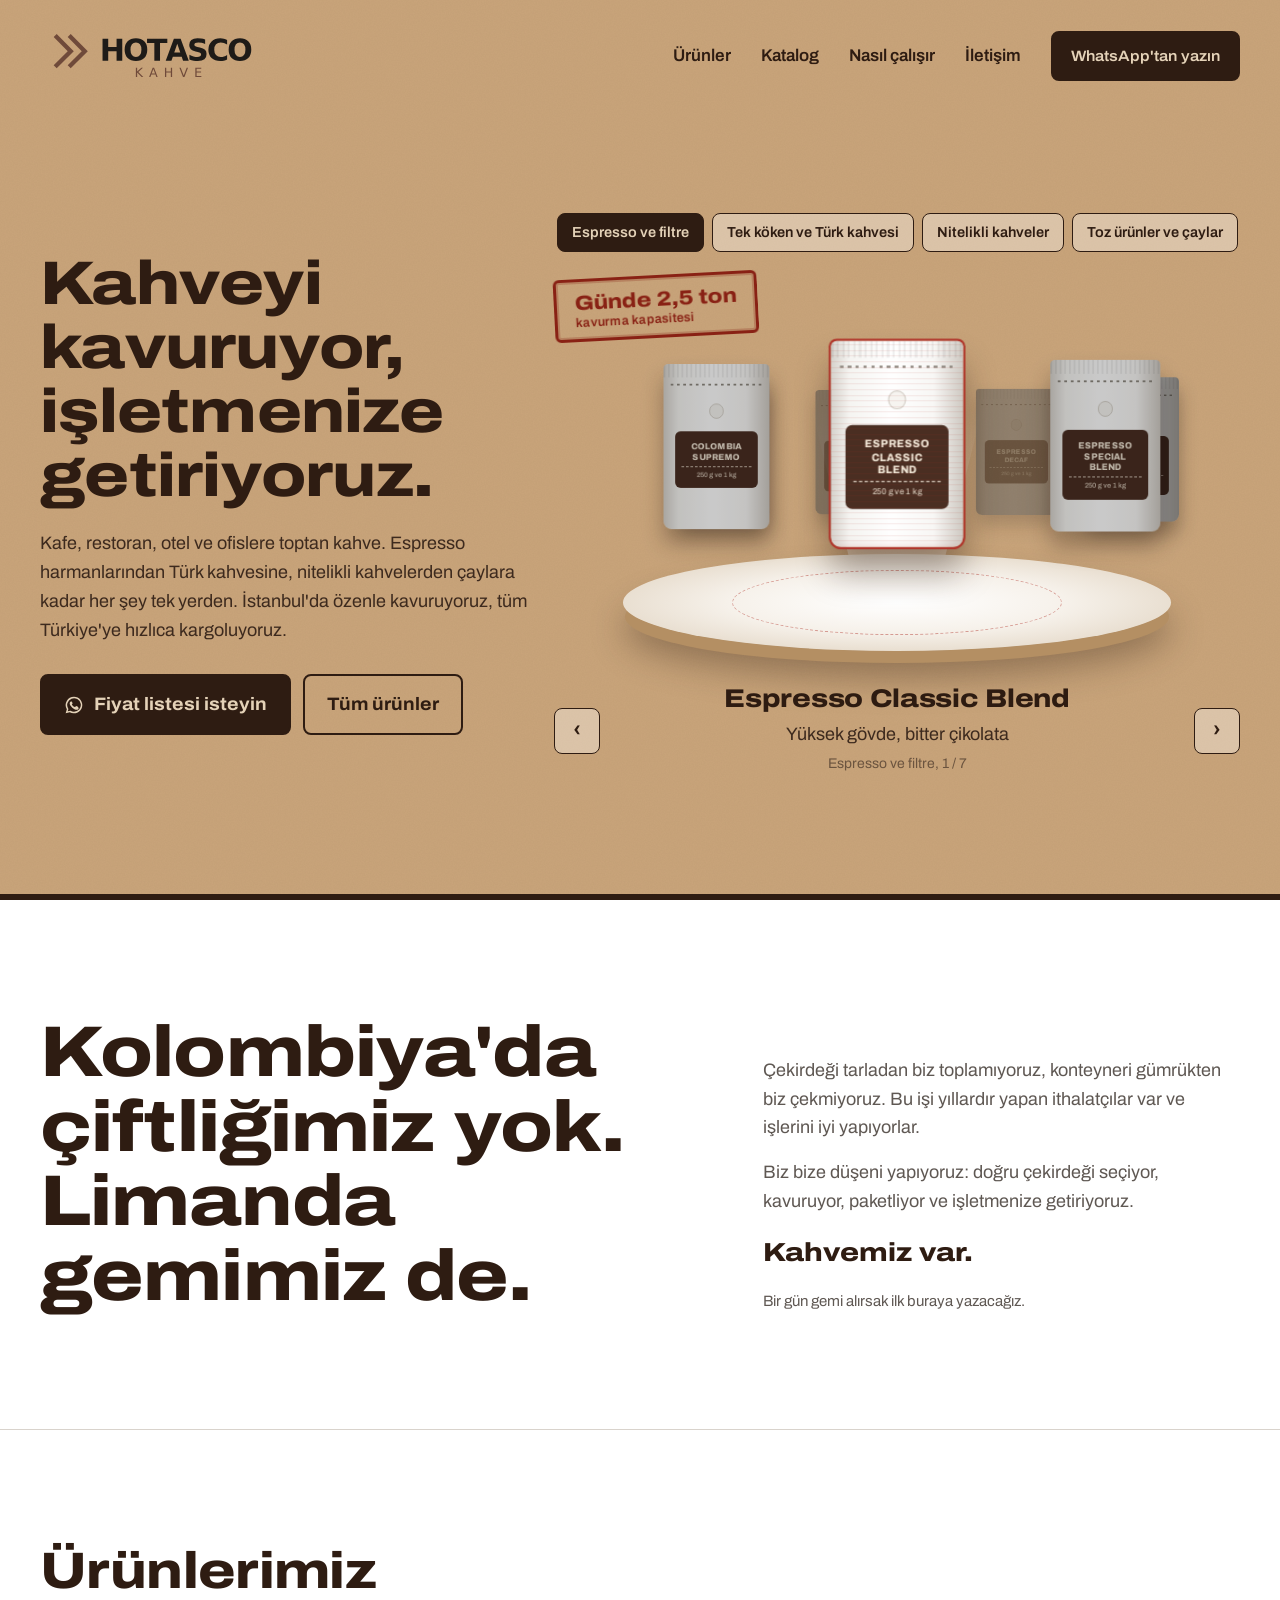
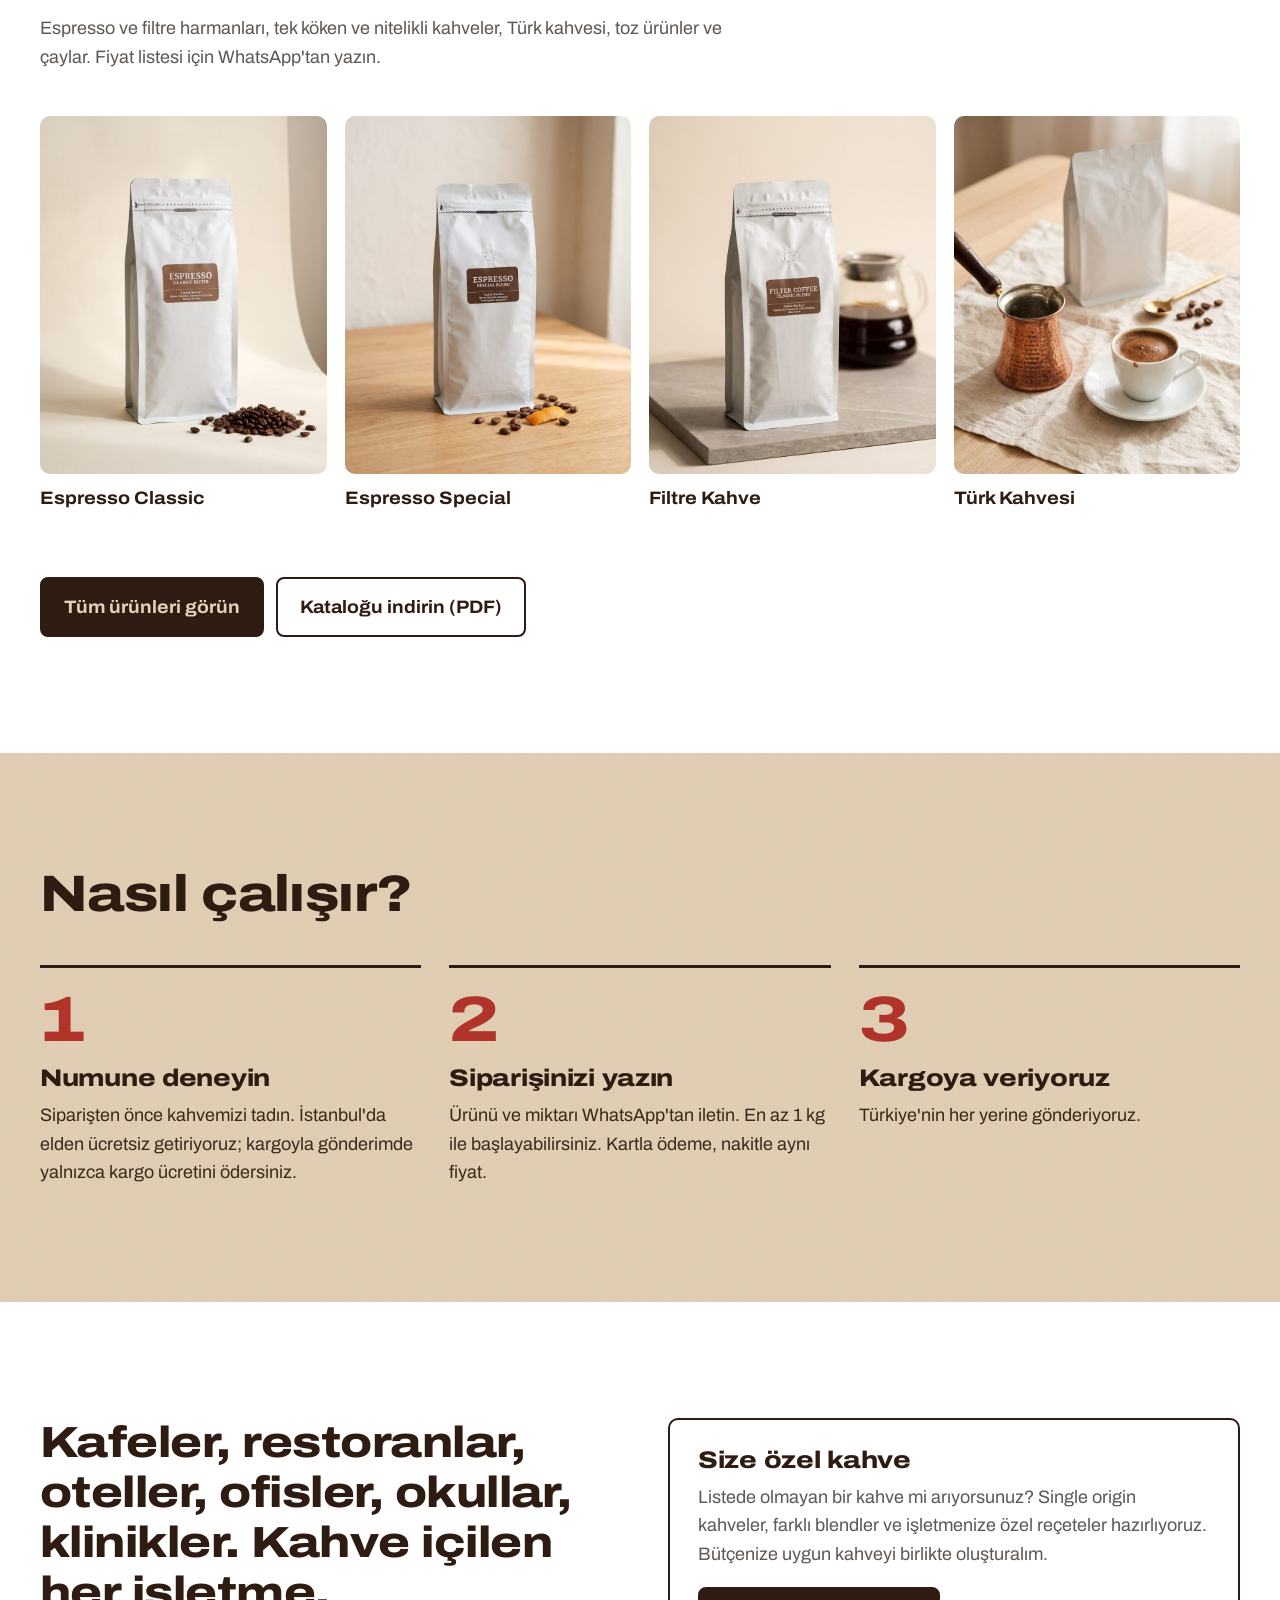
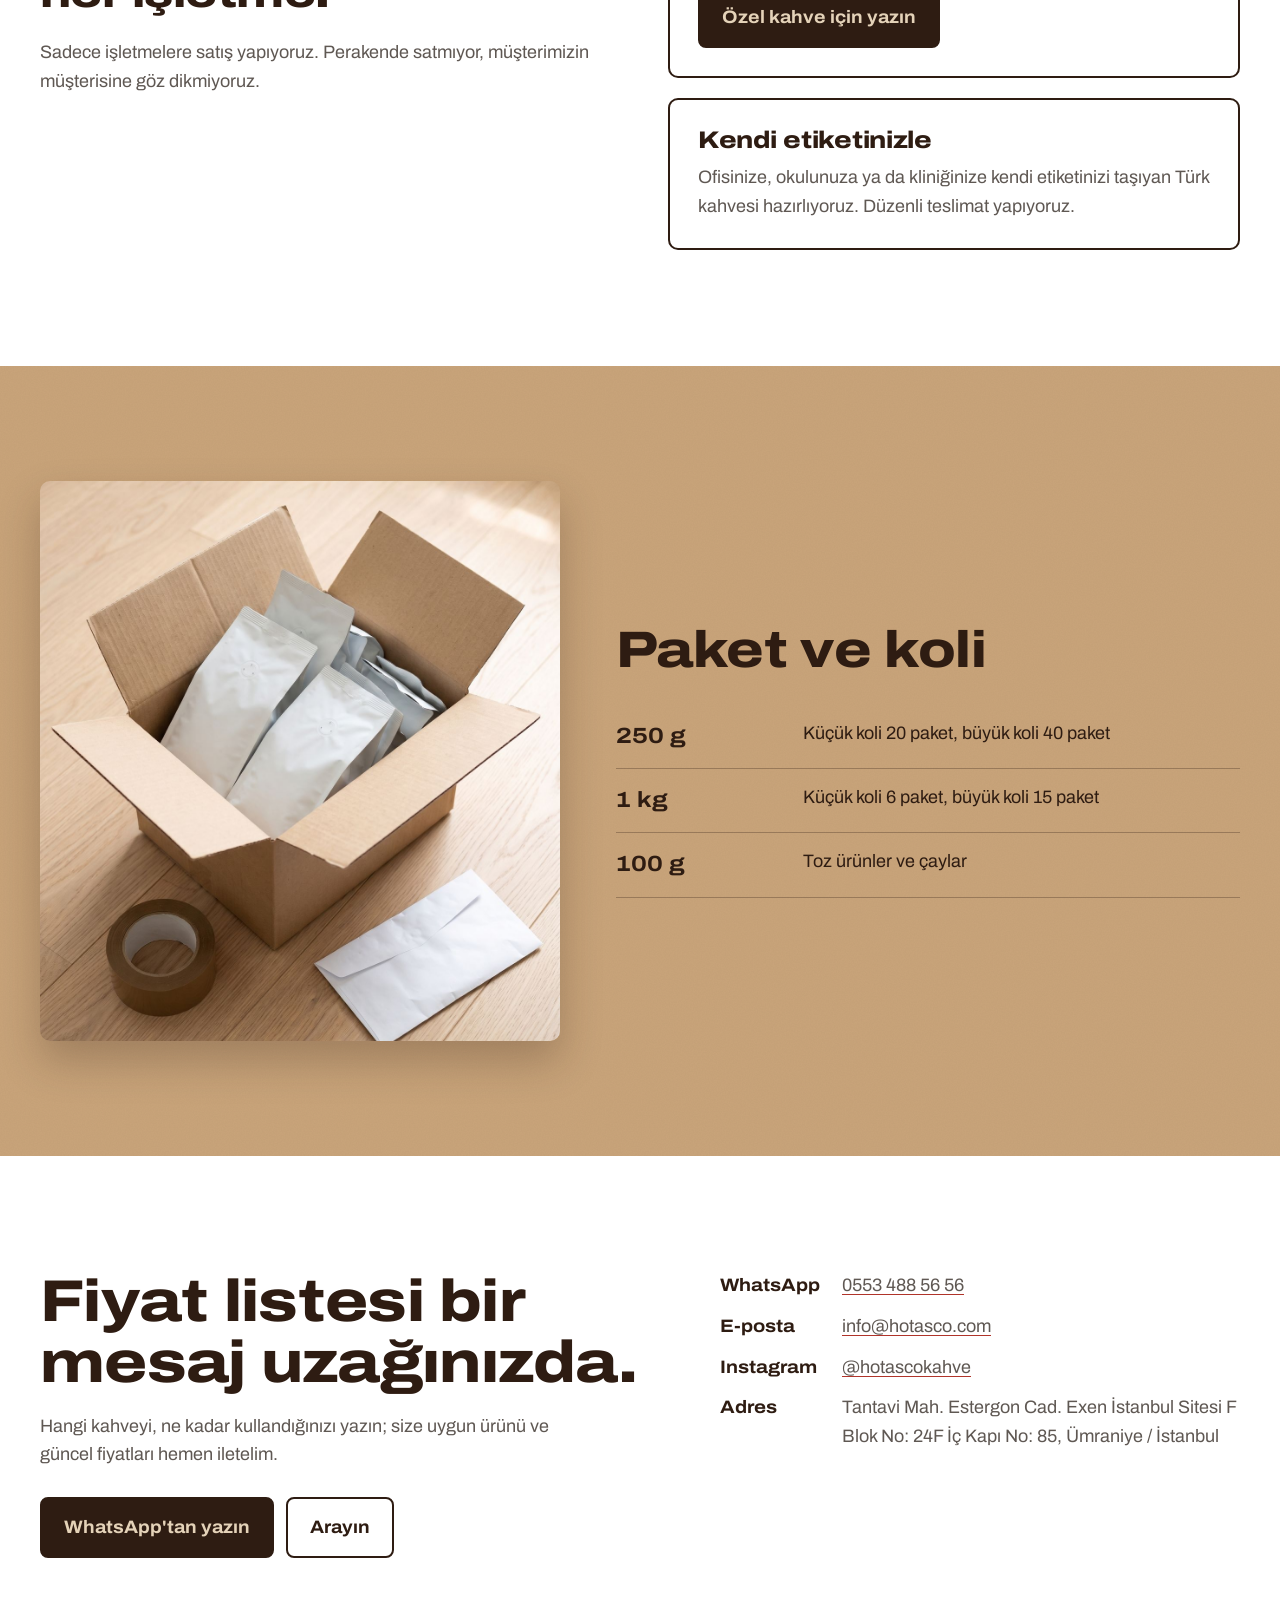
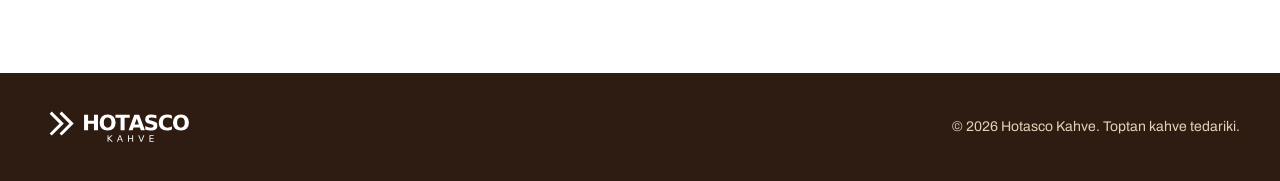
<file: index.html>
<!DOCTYPE html>
<html lang="tr">
<head>
<meta charset="UTF-8">
<meta name="viewport" content="width=device-width, initial-scale=1">
<title>Hotasco Kahve | Kafe, restoran ve ofislere toptan kahve</title>
<meta name="description" content="Hotasco Kahve kahve kavurur ve toptan satar. Espresso harmanları, filtre kahve, tek köken ve nitelikli kahveler, Türk kahvesi, toz ürünler ve çaylar. Türkiye geneli kargo, önce numune.">
<meta property="og:title" content="Hotasco Kahve | Toptan kahve">
<meta property="og:description" content="Kahveyi kavuruyor, işletmenize getiriyoruz. Kafe, restoran, otel ve ofislere toptan kahve.">
<meta property="og:image" content="https://hotasco.com/assets/og.jpg">
<meta property="og:url" content="https://hotasco.com/">
<meta property="og:type" content="website">
<meta property="og:locale" content="tr_TR">
<link rel="canonical" href="https://hotasco.com/">
<link rel="icon" type="image/png" href="assets/favicon.png">
<link rel="apple-touch-icon" href="assets/apple-touch-icon.png">
<link rel="preload" href="assets/archivo-latin-standard-normal.woff2" as="font" type="font/woff2" crossorigin>
<script type="application/ld+json">
{"@context":"https://schema.org","@type":"Organization","name":"Hotasco Kahve","url":"https://hotasco.com/","logo":"https://hotasco.com/assets/favicon.png","email":"info@hotasco.com","telephone":"+90 553 488 56 56","sameAs":["https://www.instagram.com/hotascokahve/"]}
</script>
<link rel="stylesheet" href="assets/site.css">
</head>
<body>

<div class="sahne-blok tam">
  <div class="kap">
    <header class="ust">
      <a href="#" aria-label="Hotasco Kahve ana sayfa"><img src="assets/logo.svg" alt="Hotasco Kahve" width="227" height="68"></a>
      <nav aria-label="Ana menü">
        <a href="urunler.html">Ürünler</a>
        <a href="assets/Hotasco_Kahve_Katalog_2026.pdf" download>Katalog</a>
        <a href="#nasil">Nasıl çalışır</a>
        <a href="#iletisim">İletişim</a>
        <a class="dugme dugme-dolu" href="https://wa.me/905534885656?text=Merhaba%2C%20toptan%20kahve%20fiyat%20listesi%20almak%20istiyorum." target="_blank" rel="noopener">WhatsApp'tan yazın</a>
      </nav>
    </header>

    <div class="giris">
      <div>
        <h1>Kahveyi kavuruyor, işletmenize getiriyoruz.</h1>
        <p class="alt">Kafe, restoran, otel ve ofislere toptan kahve. Espresso harmanlarından Türk kahvesine, nitelikli kahvelerden çaylara kadar her şey tek yerden. İstanbul'da özenle kavuruyoruz, tüm Türkiye'ye hızlıca kargoluyoruz.</p>
        <div class="eylem">
          <a class="dugme dugme-dolu" href="https://wa.me/905534885656?text=Merhaba%2C%20toptan%20kahve%20fiyat%20listesi%20almak%20istiyorum." target="_blank" rel="noopener">
            <svg viewBox="0 0 24 24" aria-hidden="true"><path fill="currentColor" d="M12 2a10 10 0 0 0-8.6 15.1L2 22l5-1.3A10 10 0 1 0 12 2Zm0 18.2a8.2 8.2 0 0 1-4.2-1.2l-.3-.2-3 .8.8-2.9-.2-.3A8.2 8.2 0 1 1 12 20.2Zm4.5-6.1c-.2-.1-1.5-.7-1.7-.8-.2-.1-.4-.1-.6.1l-.8 1c-.1.2-.3.2-.5.1a6.7 6.7 0 0 1-3.3-2.9c-.3-.4.2-.4.7-1.3.1-.2 0-.3 0-.4l-.8-1.8c-.2-.5-.4-.4-.6-.4h-.5a1 1 0 0 0-.7.3 3 3 0 0 0-.9 2.2 5.2 5.2 0 0 0 1.1 2.8 11.9 11.9 0 0 0 4.6 4c1.7.7 2.3.8 3.2.6.5-.1 1.5-.6 1.7-1.2.2-.6.2-1.1.2-1.2-.1-.1-.2-.2-.5-.3Z"/></svg>
            Fiyat listesi isteyin
          </a>
          <a class="dugme dugme-bos" href="urunler.html">Tüm ürünler</a>
        </div>
      </div>

      <div class="vitrin" aria-label="Ürün vitrini">
        <p class="damga">Günde 2,5 ton<small>kavurma kapasitesi</small></p>
        <div class="sekmeler" role="tablist" aria-label="Ürün grupları"></div>
        <div class="sahne" id="sahne">
          <div class="isik" id="isik" aria-hidden="true"></div>
          <div class="zemin" aria-hidden="true"></div>
          <div class="halka" id="halka"></div>
        </div>
        <div class="bilgi">
          <button class="ok" id="geri" type="button" aria-label="Önceki ürün">‹</button>
          <div class="bilgi-metin" aria-live="polite">
            <h3 id="b-ad"></h3>
            <p class="not" id="b-not"></p>
            <p class="sayac" id="b-sayac"></p>
          </div>
          <button class="ok" id="ileri" type="button" aria-label="Sonraki ürün">›</button>
        </div>
      </div>
    </div>
  </div>
</div>

<main>
  <section class="bolum mizah" aria-labelledby="mizah-baslik">
    <div class="kap mizah-ic">
      <h2 id="mizah-baslik">Kolombiya'da çiftliğimiz yok. Limanda gemimiz de.</h2>
      <div class="yazi">
        <p>Çekirdeği tarladan biz toplamıyoruz, konteyneri gümrükten biz çekmiyoruz. Bu işi yıllardır yapan ithalatçılar var ve işlerini iyi yapıyorlar.</p>
        <p>Biz bize düşeni yapıyoruz: doğru çekirdeği seçiyor, kavuruyor, paketliyor ve işletmenize getiriyoruz.</p>
        <p class="imza">Kahvemiz var.</p>
        <p class="dipnot">Bir gün gemi alırsak ilk buraya yazacağız.</p>
      </div>
    </div>
  </section>

  <section class="bolum" id="urunler" aria-labelledby="urunler-baslik">
    <div class="kap">
      <div class="bolum-giris">
        <h2 id="urunler-baslik">Ürünlerimiz</h2>
        <p>Espresso ve filtre harmanları, tek köken ve nitelikli kahveler, Türk kahvesi, toz ürünler ve çaylar. Fiyat listesi için WhatsApp'tan yazın.</p>
      </div>
      <ul class="vitrin-foto">
        <li><figure><img src="assets/espresso-classic.jpg" alt="Espresso Classic Blend 1 kg paket" width="800" height="1000" loading="lazy"><figcaption>Espresso Classic</figcaption></figure></li>
        <li><figure><img src="assets/espresso-special.jpg" alt="Espresso Special Blend 1 kg paket" width="800" height="1000" loading="lazy"><figcaption>Espresso Special</figcaption></figure></li>
        <li><figure><img src="assets/filtre-kahve.jpg" alt="Filtre Kahve Classic Blend 1 kg paket" width="800" height="1000" loading="lazy"><figcaption>Filtre Kahve</figcaption></figure></li>
        <li><figure><img src="assets/turk-kahvesi.jpg" alt="Türk Kahvesi paket" width="800" height="1000" loading="lazy"><figcaption>Türk Kahvesi</figcaption></figure></li>
      </ul>
      <div class="urun-eylem">
        <a class="dugme dugme-dolu" href="urunler.html">Tüm ürünleri görün</a>
        <a class="dugme dugme-bos" href="assets/Hotasco_Kahve_Katalog_2026.pdf" download>Kataloğu indirin (PDF)</a>
      </div>
    </div>
  </section>

  <section class="bolum adimlar" id="nasil" aria-labelledby="nasil-baslik">
    <div class="kap">
      <div class="bolum-giris"><h2 id="nasil-baslik">Nasıl çalışır?</h2></div>
      <ol class="adim-dizi">
        <li><h3>Numune deneyin</h3><p>Siparişten önce kahvemizi tadın. İstanbul'da elden ücretsiz getiriyoruz; kargoyla gönderimde yalnızca kargo ücretini ödersiniz.</p></li>
        <li><h3>Siparişinizi yazın</h3><p>Ürünü ve miktarı WhatsApp'tan iletin. En az 1 kg ile başlayabilirsiniz. Kartla ödeme, nakitle aynı fiyat.</p></li>
        <li><h3>Kargoya veriyoruz</h3><p>Türkiye'nin her yerine gönderiyoruz.</p></li>
      </ol>
    </div>
  </section>

  <section class="bolum" aria-labelledby="kimler-baslik">
    <div class="kap kimler-ic">
      <div>
        <h2 id="kimler-baslik" class="isletmeler">Kafeler, restoranlar, oteller, ofisler, okullar, klinikler. Kahve içilen her işletme.</h2>
        <p class="aciklama">Sadece işletmelere satış yapıyoruz. Perakende satmıyor, müşterimizin müşterisine göz dikmiyoruz.</p>
      </div>
      <div>
        <div class="kutu">
          <h3>Size özel kahve</h3>
          <p>Listede olmayan bir kahve mi arıyorsunuz? Single origin kahveler, farklı blendler ve işletmenize özel reçeteler hazırlıyoruz. Bütçenize uygun kahveyi birlikte oluşturalım.</p>
          <a class="dugme dugme-dolu" href="https://wa.me/905534885656?text=Merhaba%2C%20i%C5%9Fletmemize%20%C3%B6zel%20kahve%20hakk%C4%B1nda%20bilgi%20almak%20istiyorum." target="_blank" rel="noopener">Özel kahve için yazın</a>
        </div>
        <div class="kutu">
          <h3>Kendi etiketinizle</h3>
          <p>Ofisinize, okulunuza ya da kliniğinize kendi etiketinizi taşıyan Türk kahvesi hazırlıyoruz. Düzenli teslimat yapıyoruz.</p>
        </div>
      </div>
    </div>
  </section>

  <section class="bolum paketler" aria-labelledby="paket-baslik">
    <div class="kap paketler-ic">
      <img src="assets/koli.jpg" alt="Hotasco Kahve kolisi ve 1 kg paketler" width="1200" height="1489" loading="lazy">
      <div>
        <h2 id="paket-baslik">Paket ve koli</h2>
        <table>
          <tr><th scope="row">250 g</th><td>Küçük koli 20 paket, büyük koli 40 paket</td></tr>
          <tr><th scope="row">1 kg</th><td>Küçük koli 6 paket, büyük koli 15 paket</td></tr>
          <tr><th scope="row">100 g</th><td>Toz ürünler ve çaylar</td></tr>
        </table>
              </div>
    </div>
  </section>

  <section class="bolum iletisim" id="iletisim" aria-labelledby="iletisim-baslik">
    <div class="kap iletisim-ic">
      <div>
        <h2 id="iletisim-baslik">Fiyat listesi bir mesaj uzağınızda.</h2>
        <p class="alt">Hangi kahveyi, ne kadar kullandığınızı yazın; size uygun ürünü ve güncel fiyatları hemen iletelim.</p>
        <div class="eylem">
          <a class="dugme dugme-dolu" href="https://wa.me/905534885656?text=Merhaba%2C%20toptan%20kahve%20fiyat%20listesi%20almak%20istiyorum." target="_blank" rel="noopener">WhatsApp'tan yazın</a>
          <a class="dugme dugme-bos" href="tel:+905534885656">Arayın</a>
        </div>
      </div>
      <dl>
        <dt>WhatsApp</dt><dd><a href="https://wa.me/905534885656" target="_blank" rel="noopener">0553 488 56 56</a></dd>
        <dt>E-posta</dt><dd><a href="mailto:info@hotasco.com">info@hotasco.com</a></dd>
        <dt>Instagram</dt><dd><a href="https://www.instagram.com/hotascokahve/" target="_blank" rel="noopener">@hotascokahve</a></dd>
        <dt>Adres</dt><dd>Tantavi Mah. Estergon Cad. Exen İstanbul Sitesi F Blok No: 24F İç Kapı No: 85, Ümraniye / İstanbul</dd>
      </dl>
    </div>
  </section>
</main>

<footer>
  <div class="kap">
    <img src="assets/logo-beyaz.svg" alt="Hotasco Kahve" width="160" height="48">
    <span>© 2026 Hotasco Kahve. Toptan kahve tedariki.</span>
  </div>
</footer>

<a class="yuzen" href="https://wa.me/905534885656?text=Merhaba%2C%20toptan%20kahve%20fiyat%20listesi%20almak%20istiyorum." target="_blank" rel="noopener" aria-label="WhatsApp'tan yazın">
  <svg viewBox="0 0 24 24" aria-hidden="true"><path fill="currentColor" d="M12 2a10 10 0 0 0-8.6 15.1L2 22l5-1.3A10 10 0 1 0 12 2Zm0 18.2a8.2 8.2 0 0 1-4.2-1.2l-.3-.2-3 .8.8-2.9-.2-.3A8.2 8.2 0 1 1 12 20.2Zm4.5-6.1c-.2-.1-1.5-.7-1.7-.8-.2-.1-.4-.1-.6.1l-.8 1c-.1.2-.3.2-.5.1a6.7 6.7 0 0 1-3.3-2.9c-.3-.4.2-.4.7-1.3.1-.2 0-.3 0-.4l-.8-1.8c-.2-.5-.4-.4-.6-.4h-.5a1 1 0 0 0-.7.3 3 3 0 0 0-.9 2.2 5.2 5.2 0 0 0 1.1 2.8 11.9 11.9 0 0 0 4.6 4c1.7.7 2.3.8 3.2.6.5-.1 1.5-.6 1.7-1.2.2-.6.2-1.1.2-1.2-.1-.1-.2-.2-.5-.3Z"/></svg>
</a>

<script>
const GRUPLAR = [
  {id:"klasik", ad:"Espresso ve filtre", paket:"250 g ve 1 kg", urunler:[
    ["Espresso Classic Blend","Yüksek gövde, bitter çikolata"],
    ["Espresso Special Blend","Yumuşak içim, aromatik lezzetler"],
    ["Espresso Barista Blend","Yüksek gövde, yüksek performans"],
    ["Espresso Decaf","Kafeinsiz"],
    ["Filtre Kahve Classic Blend","Orta gövde, orta asidite, dengeli içim"],
    ["Filtre Kahve Decaf","Kafeinsiz"],
    ["Colombia Supremo","Kolombiya Supremo kalitesinde, orta kavrum"]]},
  {id:"turk", ad:"Tek köken ve Türk kahvesi", paket:"250 g ve 1 kg", urunler:[
    ["Brasil Natural","Brezilya Mogiana bölgesi, orta kavrum"],
    ["Nicaragua SHG FEP Extrafina","Nikaragua Matagalpa bölgesi, orta kavrum"],
    ["Guatemala SHG","Guatemala Opalaca bölgesi, orta kavrum"],
    ["Türk Kahvesi Geleneksel","Brezilya Minas, açık kavrum, bol köpük"],
    ["Çifte Kavrulmuş Türk Kahvesi","Brezilya Minas, koyu kavrum"],
    ["Damla Sakızlı Türk Kahvesi","Açık kavrum, damla sakızı aromalı"]]},
  {id:"nitelikli", ad:"Nitelikli kahveler", paket:"250 g ve 1 kg", urunler:[
    ["Brasil Doce Diamantina","Espresso. Sütlü çikolata, tatlı ve yumuşak"],
    ["Brasil Mariano Yellow Bourbon","Espresso. Badem ve bal, dengeli içim"],
    ["Filtre Premium Blend","Kuru üzüm, sütlü çikolata"],
    ["Ethiopia Bochesa G1","Şeftali, narenciye, çiçeksi"],
    ["Ethiopia Yirgacheffe G2","Kurutulmuş meyve, narenciye"],
    ["El Salvador Merengue","Yeşil elma, turunçgil, kremsi gövde"],
    ["Peru Papagayo G1","Greyfurt, pekan cevizi, uzun bitiş"],
    ["Colombia La Parada Geisha","Anaerobik. Karpuz, kan portakalı, ham kakao"],
    ["Costa Rica La Pastora","Tarrazú SHB. Kırmızı üzüm, kuşburnu, kakao"],
    ["Tanzanya AA Mount Rungwe","Bitter çikolata, esmer şeker, greyfurt"],
    ["Kenya AA","Limon, misket limonu, mango"],
    ["Meksika Esmeralda","Kakao, yüksek gövde, düşük asidite"],
    ["Decaf Meksika MWP","Kafeinsiz. Elma, kahverengi şeker, badem"],
    ["Türk Kahvesi Nitelikli","Şeftali tatlılığı, çiçeksi"]]},
  {id:"toz", ad:"Toz ürünler ve çaylar", paket:"100 g", kucuk:true, urunler:[
    ["Sıcak Çikolata","Toz ürün"],["Beyaz Sıcak Çikolata","Toz ürün"],["Salep","Toz ürün"],["Chai Tea Latte","Toz ürün"],
    ["Earl Grey","Çay"],["Yeşil Çay","Çay"],["Yaseminli Yeşil Çay","Çay"],["Papatya Çayı","Bitki çayı"],
    ["Winter Tea","Çay"],["Red Forest","Meyve çayı"],["Ada Çayı","Bitki çayı"],["Ihlamur","Bitki çayı"],
    ["Apple Cinnamon","Meyve çayı"],["Kuşburnu Çayı","Meyve çayı"]]}
];


/* hologram vitrin */
const azHareket = matchMedia("(prefers-reduced-motion: reduce)").matches;
const sahne = document.getElementById("sahne"), halka = document.getElementById("halka"), isik = document.getElementById("isik");
const sekmeler = document.querySelector(".sekmeler");
const bAd = document.getElementById("b-ad"), bNot = document.getElementById("b-not"), bSayac = document.getElementById("b-sayac");
let g = 0, adim = 0, n = 0, aci = 0, yaricap = 0, zamanlayici = null, durdu = false, yazTimer = null, turSay = 0;

GRUPLAR.forEach((gr, i) => {
  const b = document.createElement("button");
  b.type = "button"; b.role = "tab"; b.textContent = gr.ad;
  b.setAttribute("aria-selected", i === 0);
  b.addEventListener("click", () => { grupSec(i); yenidenBaslat(); });
  sekmeler.appendChild(b);
});

const TR = /^(Filtre|Kahve|Kahvesi|Türk|Geleneksel|Çifte|Kavrulmuş|Damla|Sakızlı|Nitelikli|Sıcak|Çikolata|Beyaz|Salep|Yeşil|Çay|Çayı|Yaseminli|Papatya|Ada|Ihlamur|Kuşburnu|Meksika|Tanzanya)$/;
const buyuk = t => t.split(" ").map(w => TR.test(w) ? w.toLocaleUpperCase("tr") : w.toLocaleUpperCase("en")).join(" ");
function etiketMetni(ad){
  return buyuk(ad).replace(/ (BLEND|DECAF|KAHVESİ|SHG.*|G[12]|AA.*|SUPREMO|NATURAL)$/, m => "<br>" + m.trim());
  return ad.replace(/ (Blend|Decaf|Kahvesi|SHG.*|G[12]|AA.*|Supremo|Natural)$/, m => "<br>" + m.trim());
}

function grupSec(i){
  g = i; adim = 0; turSay = 0;
  [...sekmeler.children].forEach((b, k) => b.setAttribute("aria-selected", k === i));
  const gr = GRUPLAR[i]; n = gr.urunler.length;
  aci = 360 / n;
  halka.style.transition = "none";
  halka.innerHTML = gr.urunler.map(([ad], k) => `
    <div class="oge g-${gr.id}" data-k="${k}">
      <div class="paket${gr.kucuk ? " kucuk" : ""}" style="transform:rotateY(${-k * aci}deg)"><span class="valf"></span>
        <div class="etiket">${etiketMetni(ad)}<small>${gr.paket}</small></div><span class="tarama"></span></div>
    </div>`).join("");
  const bw = halka.querySelector(".paket").offsetWidth || 100;
  yaricap = Math.max(bw * 2.3, (n * (bw + 26)) / (2 * Math.PI));
  halka.querySelectorAll(".oge").forEach((o, k) => {
    o.style.transform = `rotateY(${k * aci}deg) translateZ(${yaricap}px)`;
    o.addEventListener("click", () => { git(+o.dataset.k); yenidenBaslat(); });
  });
  ciz(true);
  requestAnimationFrame(() => requestAnimationFrame(() => { halka.style.transition = ""; }));
}

function ciz(ilk){
  halka.style.transform = `translateZ(${-yaricap}px) rotateY(${-adim * aci}deg)`;
  const secili = ((adim % n) + n) % n;
  halka.querySelectorAll(".oge").forEach((o, k) => {
    let d = Math.abs(((k - secili) % n + n) % n); d = Math.min(d, n - d) * aci;
    const p = o.firstElementChild;
    p.style.filter = `brightness(${(1 - Math.min(d, 180) / 180 * .72).toFixed(2)})`;
    p.style.opacity = d > 110 ? .55 : 1;
    o.classList.toggle("secili", k === secili);
    o.firstElementChild.style.transform = `rotateY(${adim * aci - k * aci}deg)` + (k === secili ? " scale(1.12)" : "");
  });
  const gr = GRUPLAR[g], [ad, not] = gr.urunler[secili];
  const tarama = halka.querySelector(".oge.secili .tarama");
  if (tarama && !azHareket){ tarama.classList.remove("calis"); void tarama.offsetWidth; tarama.classList.add("calis"); }
  if (!azHareket){ isik.classList.remove("titre"); void isik.offsetWidth; isik.classList.add("titre"); }
  yaz(ad);
  bNot.textContent = not;
  bSayac.textContent = `${gr.ad}, ${secili + 1} / ${n}`;
}

function yaz(metin){
  clearInterval(yazTimer);
  if (azHareket){ bAd.textContent = metin; return; }
  let i = 0;
  bAd.innerHTML = '<span class="imlec"></span>';
  yazTimer = setInterval(() => {
    i++;
    bAd.innerHTML = metin.slice(0, i) + (i < metin.length ? '<span class="imlec"></span>' : "");
    if (i >= metin.length) clearInterval(yazTimer);
  }, 32);
}

function git(k){
  const secili = ((adim % n) + n) % n;
  let fark = k - secili;
  if (fark > n / 2) fark -= n; if (fark < -n / 2) fark += n;
  adim += fark; ciz();
}
function ileri(){
  turSay++;
  if (turSay >= Math.min(n, 7)) { grupSec((g + 1) % GRUPLAR.length); return; }
  adim++; ciz();
}
function yenidenBaslat(){
  clearInterval(zamanlayici);
  if (!azHareket && !durdu) zamanlayici = setInterval(ileri, 2900);
}
document.getElementById("ileri").addEventListener("click", () => { adim++; ciz(); yenidenBaslat(); });
document.getElementById("geri").addEventListener("click", () => { adim--; ciz(); yenidenBaslat(); });
const vitrin = document.querySelector(".vitrin");
vitrin.addEventListener("mouseenter", () => { durdu = true; clearInterval(zamanlayici); });
vitrin.addEventListener("mouseleave", () => { durdu = false; yenidenBaslat(); });
vitrin.addEventListener("focusin", () => { durdu = true; clearInterval(zamanlayici); });
vitrin.addEventListener("focusout", () => { durdu = false; yenidenBaslat(); });
document.addEventListener("visibilitychange", () => document.hidden ? clearInterval(zamanlayici) : yenidenBaslat());
let dokunX = null;
sahne.addEventListener("touchstart", e => { dokunX = e.touches[0].clientX; }, {passive:true});
sahne.addEventListener("touchend", e => {
  if (dokunX === null) return;
  const dx = e.changedTouches[0].clientX - dokunX;
  if (Math.abs(dx) > 40){ adim += dx < 0 ? 1 : -1; ciz(); yenidenBaslat(); }
  dokunX = null;
});
let boyutT; addEventListener("resize", () => { clearTimeout(boyutT); boyutT = setTimeout(() => { const a = adim; grupSec(g); adim = a; ciz(); }, 200); });

grupSec(0);
yenidenBaslat();
</script>
</body>
</html>
</file>
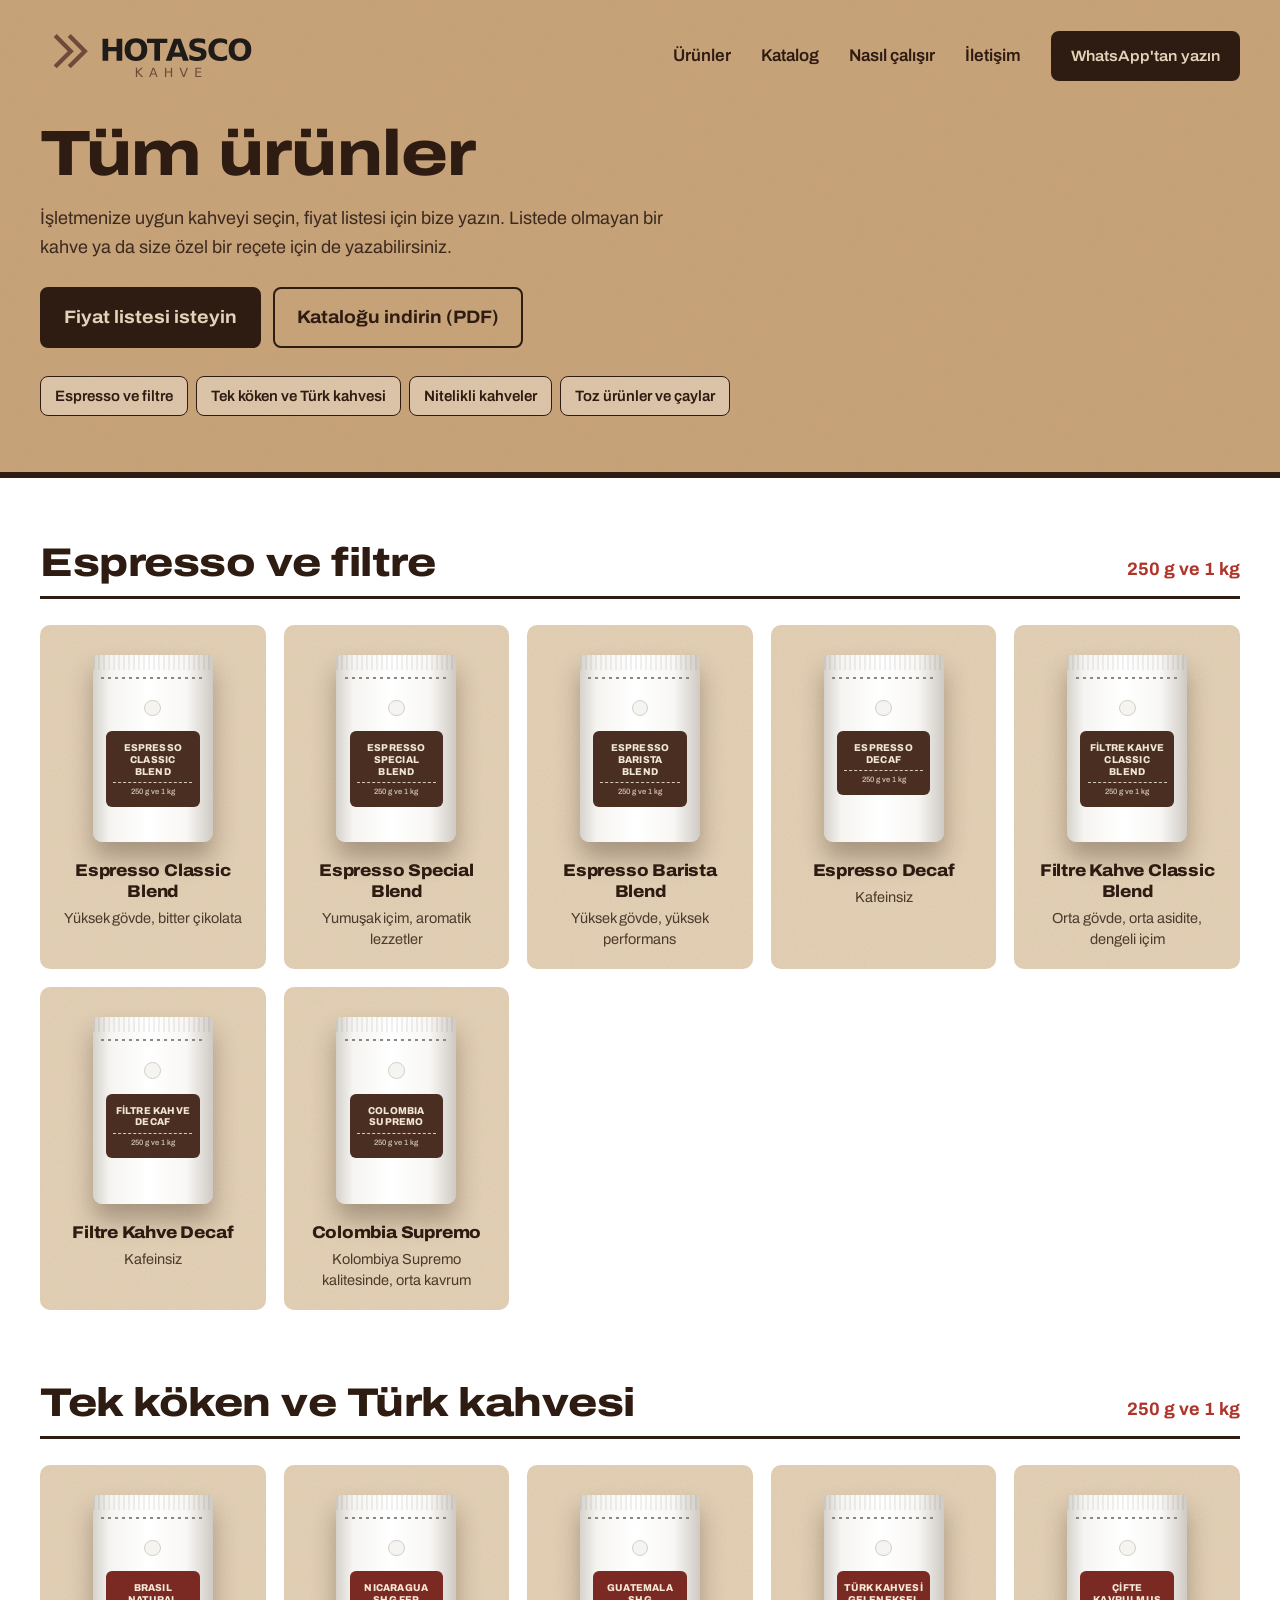
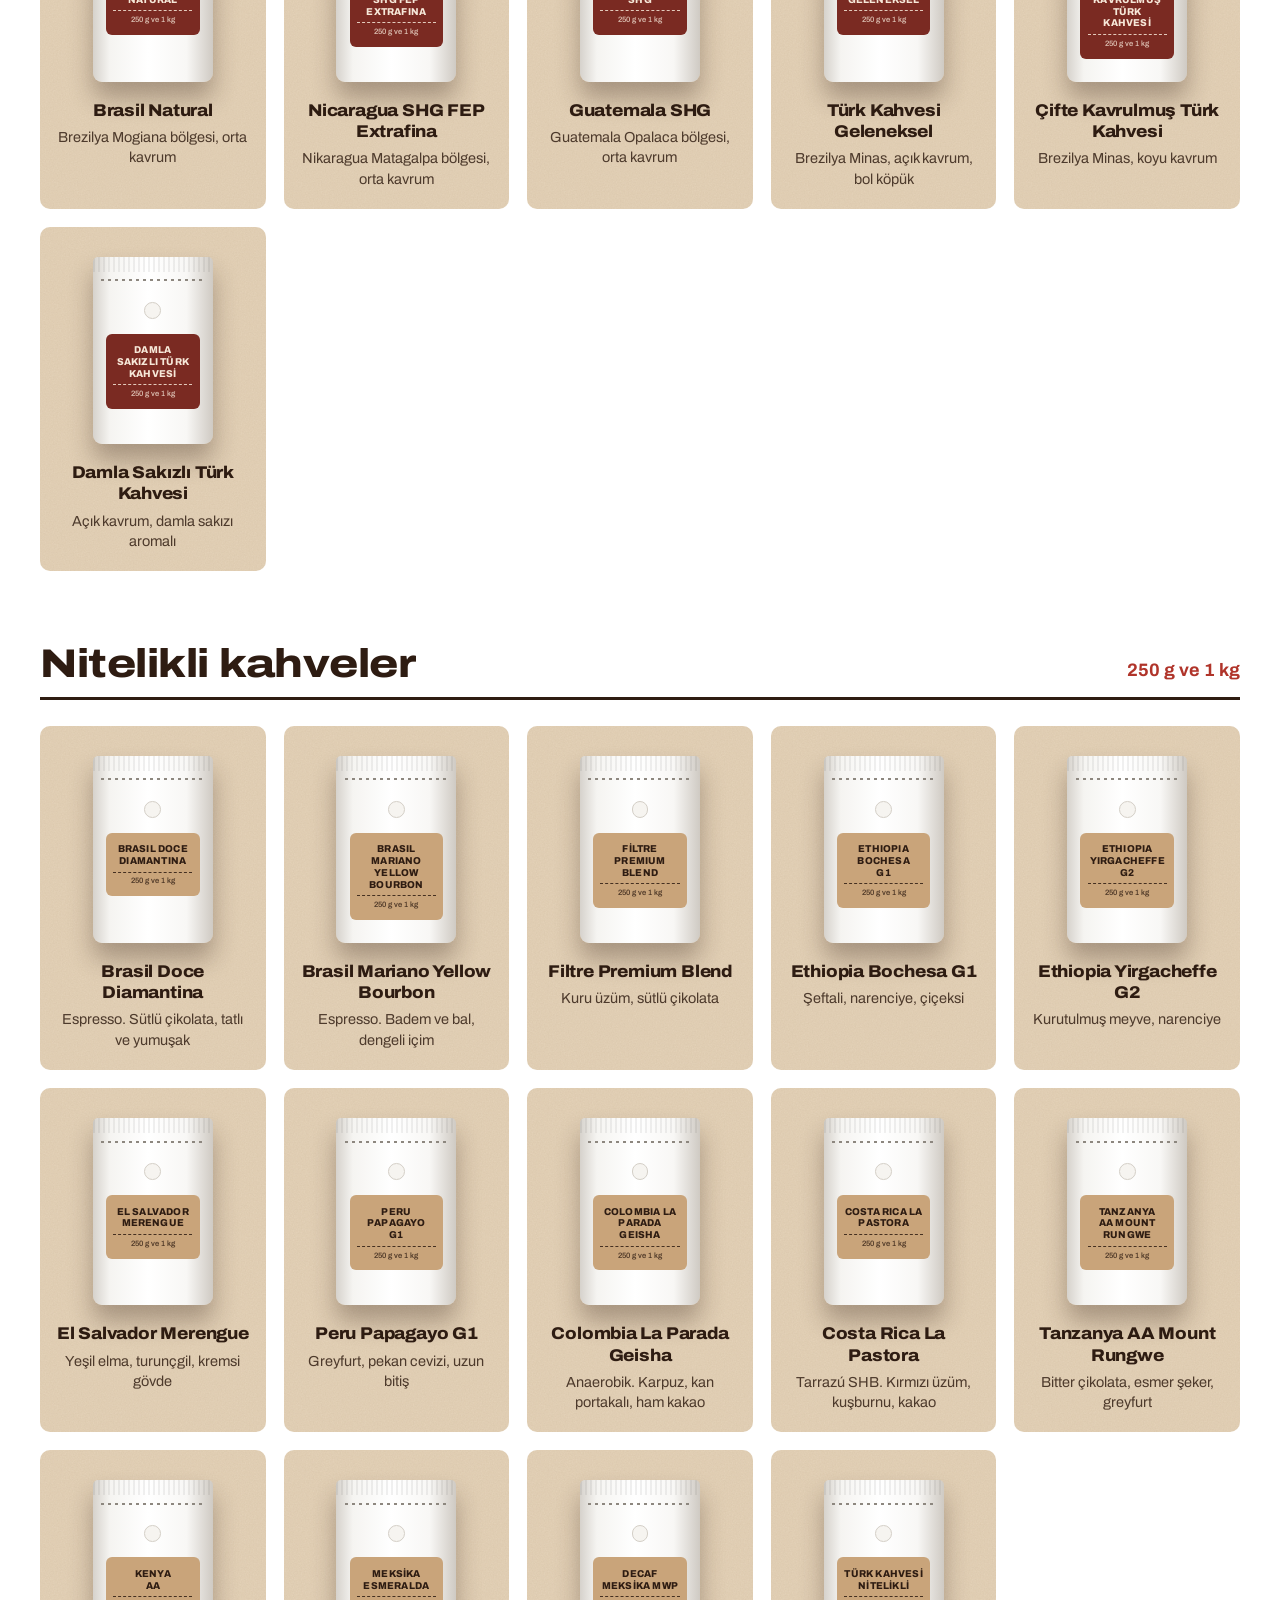
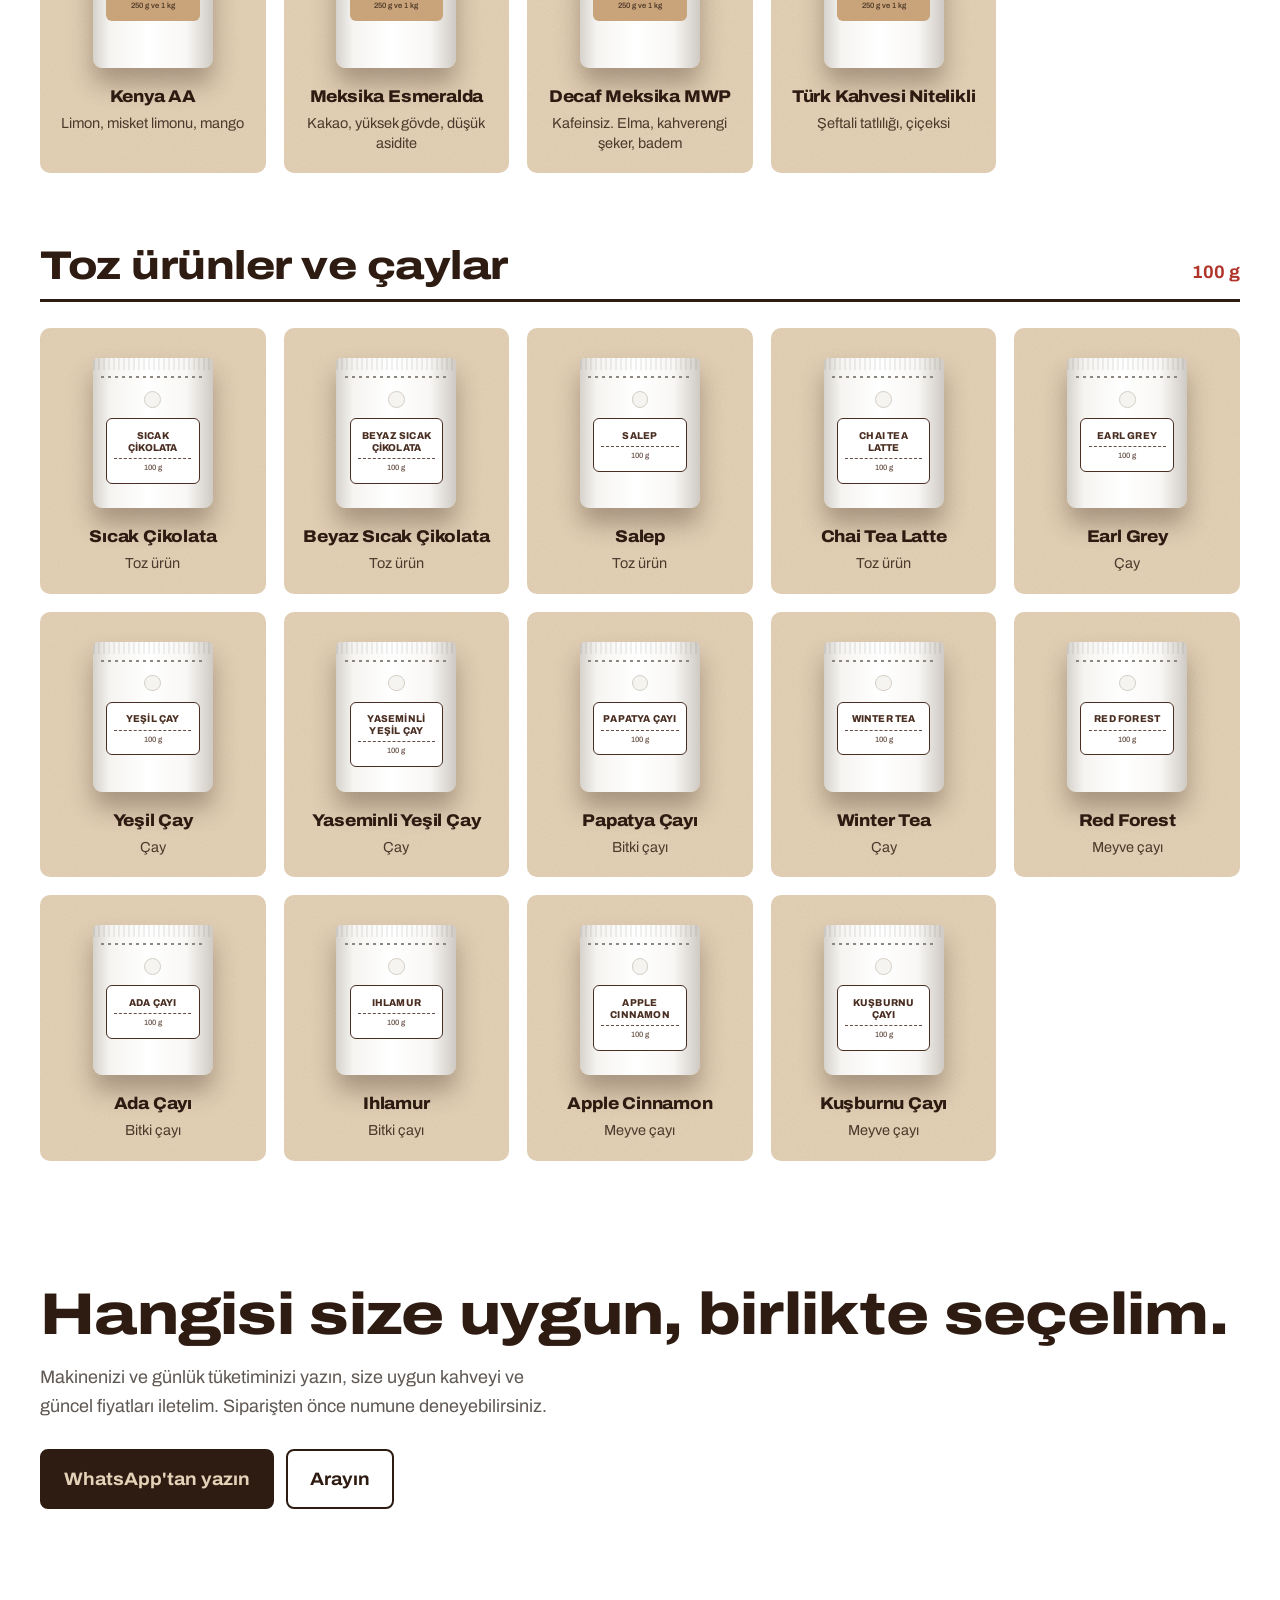
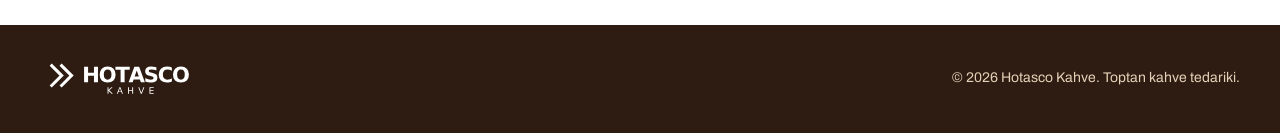
<file: urunler.html>
<!DOCTYPE html>
<html lang="tr">
<head>
<meta charset="UTF-8">
<meta name="viewport" content="width=device-width, initial-scale=1">
<title>Tüm ürünler | Hotasco Kahve</title>
<meta name="description" content="Hotasco Kahve ürünleri: espresso ve filtre harmanları, tek köken ve nitelikli kahveler, Türk kahvesi, toz ürünler ve çaylar. İşletmelere toptan satış.">
<meta property="og:title" content="Hotasco Kahve | Toptan kahve">
<meta property="og:description" content="Kahveyi kavuruyor, işletmenize getiriyoruz. Kafe, restoran, otel ve ofislere toptan kahve.">
<meta property="og:image" content="https://hotasco.com/assets/og.jpg">
<meta property="og:url" content="https://hotasco.com/urunler.html">
<meta property="og:type" content="website">
<meta property="og:locale" content="tr_TR">
<link rel="canonical" href="https://hotasco.com/urunler.html">
<link rel="icon" type="image/png" href="assets/favicon.png">
<link rel="apple-touch-icon" href="assets/apple-touch-icon.png">
<link rel="preload" href="assets/archivo-latin-standard-normal.woff2" as="font" type="font/woff2" crossorigin>
<script type="application/ld+json">
{"@context":"https://schema.org","@type":"Organization","name":"Hotasco Kahve","url":"https://hotasco.com/","logo":"https://hotasco.com/assets/favicon.png","email":"info@hotasco.com","telephone":"+90 553 488 56 56","sameAs":["https://www.instagram.com/hotascokahve/"]}
</script>
<link rel="stylesheet" href="assets/site.css">
</head>
<body>
<div class="sahne-blok">
  <div class="kap">
    <header class="ust">
      <a href="index.html" aria-label="Hotasco Kahve ana sayfa"><img src="assets/logo.svg" alt="Hotasco Kahve" width="227" height="68"></a>
      <nav aria-label="Ana menü">
        <a href="urunler.html" aria-current="page">Ürünler</a>
        <a href="assets/Hotasco_Kahve_Katalog_2026.pdf" download>Katalog</a>
        <a href="index.html#nasil">Nasıl çalışır</a>
        <a href="index.html#iletisim">İletişim</a>
        <a class="dugme dugme-dolu" href="https://wa.me/905534885656?text=Merhaba%2C%20toptan%20kahve%20fiyat%20listesi%20almak%20istiyorum." target="_blank" rel="noopener">WhatsApp'tan yazın</a>
      </nav>
    </header>
    <div class="sayfa-bas">
      <h1>Tüm ürünler</h1>
      <p>İşletmenize uygun kahveyi seçin, fiyat listesi için bize yazın. Listede olmayan bir kahve ya da size özel bir reçete için de yazabilirsiniz.</p>
      <div class="eylem">
        <a class="dugme dugme-dolu" href="https://wa.me/905534885656?text=Merhaba%2C%20toptan%20kahve%20fiyat%20listesi%20almak%20istiyorum." target="_blank" rel="noopener">Fiyat listesi isteyin</a>
        <a class="dugme dugme-bos" href="assets/Hotasco_Kahve_Katalog_2026.pdf" download>Kataloğu indirin (PDF)</a>
      </div>
      <nav class="grup-baglanti" aria-label="Ürün grupları"><a href="#espresso-filtre">Espresso ve filtre</a><a href="#tek-koken-turk">Tek köken ve Türk kahvesi</a><a href="#nitelikli">Nitelikli kahveler</a><a href="#toz-cay">Toz ürünler ve çaylar</a></nav>
    </div>
  </div>
</div>
<main>
  <section class="grup kap" id="espresso-filtre" aria-labelledby="b-klasik">
    <div class="grup-bas"><h2 id="b-klasik">Espresso ve filtre</h2><span>250 g ve 1 kg</span></div>
    <ul class="kartlar"><li class="kart g-klasik"><div class="paket" aria-hidden="true"><span class="valf"></span><div class="etiket">ESPRESSO CLASSIC<br>BLEND<small>250 g ve 1 kg</small></div></div><h3>Espresso Classic Blend</h3><p>Yüksek gövde, bitter çikolata</p></li><li class="kart g-klasik"><div class="paket" aria-hidden="true"><span class="valf"></span><div class="etiket">ESPRESSO SPECIAL<br>BLEND<small>250 g ve 1 kg</small></div></div><h3>Espresso Special Blend</h3><p>Yumuşak içim, aromatik lezzetler</p></li><li class="kart g-klasik"><div class="paket" aria-hidden="true"><span class="valf"></span><div class="etiket">ESPRESSO BARISTA<br>BLEND<small>250 g ve 1 kg</small></div></div><h3>Espresso Barista Blend</h3><p>Yüksek gövde, yüksek performans</p></li><li class="kart g-klasik"><div class="paket" aria-hidden="true"><span class="valf"></span><div class="etiket">ESPRESSO<br>DECAF<small>250 g ve 1 kg</small></div></div><h3>Espresso Decaf</h3><p>Kafeinsiz</p></li><li class="kart g-klasik"><div class="paket" aria-hidden="true"><span class="valf"></span><div class="etiket">FİLTRE KAHVE CLASSIC<br>BLEND<small>250 g ve 1 kg</small></div></div><h3>Filtre Kahve Classic Blend</h3><p>Orta gövde, orta asidite, dengeli içim</p></li><li class="kart g-klasik"><div class="paket" aria-hidden="true"><span class="valf"></span><div class="etiket">FİLTRE KAHVE<br>DECAF<small>250 g ve 1 kg</small></div></div><h3>Filtre Kahve Decaf</h3><p>Kafeinsiz</p></li><li class="kart g-klasik"><div class="paket" aria-hidden="true"><span class="valf"></span><div class="etiket">COLOMBIA<br>SUPREMO<small>250 g ve 1 kg</small></div></div><h3>Colombia Supremo</h3><p>Kolombiya Supremo kalitesinde, orta kavrum</p></li></ul>
  </section>
  <section class="grup kap" id="tek-koken-turk" aria-labelledby="b-turk">
    <div class="grup-bas"><h2 id="b-turk">Tek köken ve Türk kahvesi</h2><span>250 g ve 1 kg</span></div>
    <ul class="kartlar"><li class="kart g-turk"><div class="paket" aria-hidden="true"><span class="valf"></span><div class="etiket">BRASIL<br>NATURAL<small>250 g ve 1 kg</small></div></div><h3>Brasil Natural</h3><p>Brezilya Mogiana bölgesi, orta kavrum</p></li><li class="kart g-turk"><div class="paket" aria-hidden="true"><span class="valf"></span><div class="etiket">NICARAGUA<br>SHG FEP EXTRAFINA<small>250 g ve 1 kg</small></div></div><h3>Nicaragua SHG FEP Extrafina</h3><p>Nikaragua Matagalpa bölgesi, orta kavrum</p></li><li class="kart g-turk"><div class="paket" aria-hidden="true"><span class="valf"></span><div class="etiket">GUATEMALA<br>SHG<small>250 g ve 1 kg</small></div></div><h3>Guatemala SHG</h3><p>Guatemala Opalaca bölgesi, orta kavrum</p></li><li class="kart g-turk"><div class="paket" aria-hidden="true"><span class="valf"></span><div class="etiket">TÜRK KAHVESİ GELENEKSEL<small>250 g ve 1 kg</small></div></div><h3>Türk Kahvesi Geleneksel</h3><p>Brezilya Minas, açık kavrum, bol köpük</p></li><li class="kart g-turk"><div class="paket" aria-hidden="true"><span class="valf"></span><div class="etiket">ÇİFTE KAVRULMUŞ TÜRK<br>KAHVESİ<small>250 g ve 1 kg</small></div></div><h3>Çifte Kavrulmuş Türk Kahvesi</h3><p>Brezilya Minas, koyu kavrum</p></li><li class="kart g-turk"><div class="paket" aria-hidden="true"><span class="valf"></span><div class="etiket">DAMLA SAKIZLI TÜRK<br>KAHVESİ<small>250 g ve 1 kg</small></div></div><h3>Damla Sakızlı Türk Kahvesi</h3><p>Açık kavrum, damla sakızı aromalı</p></li></ul>
  </section>
  <section class="grup kap" id="nitelikli" aria-labelledby="b-nitelikli">
    <div class="grup-bas"><h2 id="b-nitelikli">Nitelikli kahveler</h2><span>250 g ve 1 kg</span></div>
    <ul class="kartlar"><li class="kart g-nitelikli"><div class="paket" aria-hidden="true"><span class="valf"></span><div class="etiket">BRASIL DOCE DIAMANTINA<small>250 g ve 1 kg</small></div></div><h3>Brasil Doce Diamantina</h3><p>Espresso. Sütlü çikolata, tatlı ve yumuşak</p></li><li class="kart g-nitelikli"><div class="paket" aria-hidden="true"><span class="valf"></span><div class="etiket">BRASIL MARIANO YELLOW BOURBON<small>250 g ve 1 kg</small></div></div><h3>Brasil Mariano Yellow Bourbon</h3><p>Espresso. Badem ve bal, dengeli içim</p></li><li class="kart g-nitelikli"><div class="paket" aria-hidden="true"><span class="valf"></span><div class="etiket">FİLTRE PREMIUM<br>BLEND<small>250 g ve 1 kg</small></div></div><h3>Filtre Premium Blend</h3><p>Kuru üzüm, sütlü çikolata</p></li><li class="kart g-nitelikli"><div class="paket" aria-hidden="true"><span class="valf"></span><div class="etiket">ETHIOPIA BOCHESA<br>G1<small>250 g ve 1 kg</small></div></div><h3>Ethiopia Bochesa G1</h3><p>Şeftali, narenciye, çiçeksi</p></li><li class="kart g-nitelikli"><div class="paket" aria-hidden="true"><span class="valf"></span><div class="etiket">ETHIOPIA YIRGACHEFFE<br>G2<small>250 g ve 1 kg</small></div></div><h3>Ethiopia Yirgacheffe G2</h3><p>Kurutulmuş meyve, narenciye</p></li><li class="kart g-nitelikli"><div class="paket" aria-hidden="true"><span class="valf"></span><div class="etiket">EL SALVADOR MERENGUE<small>250 g ve 1 kg</small></div></div><h3>El Salvador Merengue</h3><p>Yeşil elma, turunçgil, kremsi gövde</p></li><li class="kart g-nitelikli"><div class="paket" aria-hidden="true"><span class="valf"></span><div class="etiket">PERU PAPAGAYO<br>G1<small>250 g ve 1 kg</small></div></div><h3>Peru Papagayo G1</h3><p>Greyfurt, pekan cevizi, uzun bitiş</p></li><li class="kart g-nitelikli"><div class="paket" aria-hidden="true"><span class="valf"></span><div class="etiket">COLOMBIA LA PARADA GEISHA<small>250 g ve 1 kg</small></div></div><h3>Colombia La Parada Geisha</h3><p>Anaerobik. Karpuz, kan portakalı, ham kakao</p></li><li class="kart g-nitelikli"><div class="paket" aria-hidden="true"><span class="valf"></span><div class="etiket">COSTA RICA LA PASTORA<small>250 g ve 1 kg</small></div></div><h3>Costa Rica La Pastora</h3><p>Tarrazú SHB. Kırmızı üzüm, kuşburnu, kakao</p></li><li class="kart g-nitelikli"><div class="paket" aria-hidden="true"><span class="valf"></span><div class="etiket">TANZANYA<br>AA MOUNT RUNGWE<small>250 g ve 1 kg</small></div></div><h3>Tanzanya AA Mount Rungwe</h3><p>Bitter çikolata, esmer şeker, greyfurt</p></li><li class="kart g-nitelikli"><div class="paket" aria-hidden="true"><span class="valf"></span><div class="etiket">KENYA<br>AA<small>250 g ve 1 kg</small></div></div><h3>Kenya AA</h3><p>Limon, misket limonu, mango</p></li><li class="kart g-nitelikli"><div class="paket" aria-hidden="true"><span class="valf"></span><div class="etiket">MEKSİKA ESMERALDA<small>250 g ve 1 kg</small></div></div><h3>Meksika Esmeralda</h3><p>Kakao, yüksek gövde, düşük asidite</p></li><li class="kart g-nitelikli"><div class="paket" aria-hidden="true"><span class="valf"></span><div class="etiket">DECAF MEKSİKA MWP<small>250 g ve 1 kg</small></div></div><h3>Decaf Meksika MWP</h3><p>Kafeinsiz. Elma, kahverengi şeker, badem</p></li><li class="kart g-nitelikli"><div class="paket" aria-hidden="true"><span class="valf"></span><div class="etiket">TÜRK KAHVESİ NİTELİKLİ<small>250 g ve 1 kg</small></div></div><h3>Türk Kahvesi Nitelikli</h3><p>Şeftali tatlılığı, çiçeksi</p></li></ul>
  </section>
  <section class="grup kap" id="toz-cay" aria-labelledby="b-toz">
    <div class="grup-bas"><h2 id="b-toz">Toz ürünler ve çaylar</h2><span>100 g</span></div>
    <ul class="kartlar"><li class="kart g-toz"><div class="paket kucuk" aria-hidden="true"><span class="valf"></span><div class="etiket">SICAK ÇİKOLATA<small>100 g</small></div></div><h3>Sıcak Çikolata</h3><p>Toz ürün</p></li><li class="kart g-toz"><div class="paket kucuk" aria-hidden="true"><span class="valf"></span><div class="etiket">BEYAZ SICAK ÇİKOLATA<small>100 g</small></div></div><h3>Beyaz Sıcak Çikolata</h3><p>Toz ürün</p></li><li class="kart g-toz"><div class="paket kucuk" aria-hidden="true"><span class="valf"></span><div class="etiket">SALEP<small>100 g</small></div></div><h3>Salep</h3><p>Toz ürün</p></li><li class="kart g-toz"><div class="paket kucuk" aria-hidden="true"><span class="valf"></span><div class="etiket">CHAI TEA LATTE<small>100 g</small></div></div><h3>Chai Tea Latte</h3><p>Toz ürün</p></li><li class="kart g-toz"><div class="paket kucuk" aria-hidden="true"><span class="valf"></span><div class="etiket">EARL GREY<small>100 g</small></div></div><h3>Earl Grey</h3><p>Çay</p></li><li class="kart g-toz"><div class="paket kucuk" aria-hidden="true"><span class="valf"></span><div class="etiket">YEŞİL ÇAY<small>100 g</small></div></div><h3>Yeşil Çay</h3><p>Çay</p></li><li class="kart g-toz"><div class="paket kucuk" aria-hidden="true"><span class="valf"></span><div class="etiket">YASEMİNLİ YEŞİL ÇAY<small>100 g</small></div></div><h3>Yaseminli Yeşil Çay</h3><p>Çay</p></li><li class="kart g-toz"><div class="paket kucuk" aria-hidden="true"><span class="valf"></span><div class="etiket">PAPATYA ÇAYI<small>100 g</small></div></div><h3>Papatya Çayı</h3><p>Bitki çayı</p></li><li class="kart g-toz"><div class="paket kucuk" aria-hidden="true"><span class="valf"></span><div class="etiket">WINTER TEA<small>100 g</small></div></div><h3>Winter Tea</h3><p>Çay</p></li><li class="kart g-toz"><div class="paket kucuk" aria-hidden="true"><span class="valf"></span><div class="etiket">RED FOREST<small>100 g</small></div></div><h3>Red Forest</h3><p>Meyve çayı</p></li><li class="kart g-toz"><div class="paket kucuk" aria-hidden="true"><span class="valf"></span><div class="etiket">ADA ÇAYI<small>100 g</small></div></div><h3>Ada Çayı</h3><p>Bitki çayı</p></li><li class="kart g-toz"><div class="paket kucuk" aria-hidden="true"><span class="valf"></span><div class="etiket">IHLAMUR<small>100 g</small></div></div><h3>Ihlamur</h3><p>Bitki çayı</p></li><li class="kart g-toz"><div class="paket kucuk" aria-hidden="true"><span class="valf"></span><div class="etiket">APPLE CINNAMON<small>100 g</small></div></div><h3>Apple Cinnamon</h3><p>Meyve çayı</p></li><li class="kart g-toz"><div class="paket kucuk" aria-hidden="true"><span class="valf"></span><div class="etiket">KUŞBURNU ÇAYI<small>100 g</small></div></div><h3>Kuşburnu Çayı</h3><p>Meyve çayı</p></li></ul>
  </section>
  <section class="bolum iletisim" aria-labelledby="iletisim-baslik">
    <div class="kap">
      <h2 id="iletisim-baslik">Hangisi size uygun, birlikte seçelim.</h2>
      <p class="alt">Makinenizi ve günlük tüketiminizi yazın, size uygun kahveyi ve güncel fiyatları iletelim. Siparişten önce numune deneyebilirsiniz.</p>
      <div class="eylem">
        <a class="dugme dugme-dolu" href="https://wa.me/905534885656?text=Merhaba%2C%20toptan%20kahve%20fiyat%20listesi%20almak%20istiyorum." target="_blank" rel="noopener">WhatsApp'tan yazın</a>
        <a class="dugme dugme-bos" href="tel:+905534885656">Arayın</a>
      </div>
    </div>
  </section>
</main>

<footer>
  <div class="kap">
    <img src="assets/logo-beyaz.svg" alt="Hotasco Kahve" width="160" height="48">
    <span>© 2026 Hotasco Kahve. Toptan kahve tedariki.</span>
  </div>
</footer>

<a class="yuzen" href="https://wa.me/905534885656?text=Merhaba%2C%20toptan%20kahve%20fiyat%20listesi%20almak%20istiyorum." target="_blank" rel="noopener" aria-label="WhatsApp'tan yazın">
  <svg viewBox="0 0 24 24" aria-hidden="true"><path fill="currentColor" d="M12 2a10 10 0 0 0-8.6 15.1L2 22l5-1.3A10 10 0 1 0 12 2Zm0 18.2a8.2 8.2 0 0 1-4.2-1.2l-.3-.2-3 .8.8-2.9-.2-.3A8.2 8.2 0 1 1 12 20.2Zm4.5-6.1c-.2-.1-1.5-.7-1.7-.8-.2-.1-.4-.1-.6.1l-.8 1c-.1.2-.3.2-.5.1a6.7 6.7 0 0 1-3.3-2.9c-.3-.4.2-.4.7-1.3.1-.2 0-.3 0-.4l-.8-1.8c-.2-.5-.4-.4-.6-.4h-.5a1 1 0 0 0-.7.3 3 3 0 0 0-.9 2.2 5.2 5.2 0 0 0 1.1 2.8 11.9 11.9 0 0 0 4.6 4c1.7.7 2.3.8 3.2.6.5-.1 1.5-.6 1.7-1.2.2-.6.2-1.1.2-1.2-.1-.1-.2-.2-.5-.3Z"/></svg>
</a>

</body>
</html>
</file>
<file: assets/site.css>
@font-face{font-family:"Archivo";font-style:normal;font-display:swap;font-weight:100 900;font-stretch:62% 125%;
  src:url(archivo-latin-ext-standard-normal.woff2) format("woff2-variations");
  unicode-range:U+0100-02BA,U+02BD-02C5,U+02C7-02CC,U+02CE-02D7,U+02DD-02FF,U+0304,U+0308,U+0329,U+1D00-1DBF,U+1E00-1E9F,U+1EF2-1EFF,U+2020,U+20A0-20AB,U+20AD-20C0,U+2113,U+2C60-2C7F,U+A720-A7FF}
@font-face{font-family:"Archivo";font-style:normal;font-display:swap;font-weight:100 900;font-stretch:62% 125%;
  src:url(archivo-latin-standard-normal.woff2) format("woff2-variations");
  unicode-range:U+0000-00FF,U+0131,U+0152-0153,U+02BB-02BC,U+02C6,U+02DA,U+02DC,U+0304,U+0308,U+0329,U+2000-206F,U+20AC,U+2122,U+2191,U+2193,U+2212,U+2215,U+FEFF,U+FFFD}

/* Renkler paketin ve kolinin kendisinden: koli kraftı, paket beyazı, etiket kahvesi, kargo damgası kırmızısı */
:root{
  --kraft:#C9A47A; --kraft-acik:#E4D2B8; --beyaz:#FFFFFF; --kagit:#F3F3F1;
  --kahve:#2E1C12; --etiket:#4A2E22; --damga:#B0342A; --gri:#5F5853; --cizgi:#D9D3CC;
  --lif:url("data:image/svg+xml,%3Csvg xmlns='http://www.w3.org/2000/svg' width='240' height='240'%3E%3Cfilter id='f'%3E%3CfeTurbulence type='fractalNoise' baseFrequency='.75' numOctaves='3' stitchTiles='stitch'/%3E%3CfeColorMatrix values='0 0 0 0 .32 0 0 0 0 .21 0 0 0 0 .11 0 0 0 .55 0'/%3E%3C/filter%3E%3Crect width='240' height='240' filter='url(%23f)' opacity='.22'/%3E%3C/svg%3E");
}
*{box-sizing:border-box}
html{scroll-behavior:smooth}
body{margin:0;font-family:"Archivo",system-ui,sans-serif;font-size:clamp(16px,1.05vw + 10px,18px);line-height:1.6;color:var(--kahve);background:var(--beyaz);-webkit-font-smoothing:antialiased}
img{max-width:100%;display:block}
a{color:inherit}
:focus-visible{outline:3px solid var(--damga);outline-offset:3px;border-radius:4px}
.kap{width:min(1200px,100% - 48px);margin-inline:auto}
h1,h2,h3{font-stretch:118%;font-weight:800;line-height:1.04;letter-spacing:-.012em;margin:0}
h2{font-size:clamp(32px,4vw,54px)}
p{margin:0}
.dugme{display:inline-flex;align-items:center;gap:10px;padding:14px 22px;border-radius:8px;font-weight:700;font-stretch:108%;text-decoration:none;border:2px solid var(--kahve);transition:background .2s,color .2s}
.dugme-dolu{background:var(--kahve);color:var(--kraft-acik)}
.dugme-dolu:hover{background:var(--etiket)}
.dugme-bos{background:transparent;color:var(--kahve)}
.dugme-bos:hover{background:rgba(46,28,18,.08)}
.dugme svg{width:20px;height:20px;flex:none}

/* ---------- Giriş: koli kartonu ---------- */
.sahne-blok{background:var(--lif),var(--kraft);color:var(--kahve);position:relative;overflow:hidden;border-bottom:6px solid var(--kahve)}
.sahne-blok.tam{min-height:100vh;min-height:100svh;display:flex;flex-direction:column}
.sahne-blok.tam>.kap{flex:1;display:flex;flex-direction:column}
.sahne-blok.tam .giris{flex:1}
.ust{display:flex;align-items:center;justify-content:space-between;padding:clamp(12px,2.4vh,24px) 0}
.ust img{height:clamp(50px,8.5vh,68px);width:auto}
.ust nav{display:flex;gap:30px;align-items:center}
.ust nav a{text-decoration:none;font-size:17px;font-weight:600}
.ust nav a:not(.dugme):hover{text-decoration:underline;text-underline-offset:5px}
.ust nav .dugme{padding:11px 18px;font-size:15px}
.giris{display:grid;grid-template-columns:minmax(0,5fr) minmax(0,7fr);gap:24px;align-items:center;padding:clamp(8px,2vh,20px) 0 clamp(20px,4vh,48px)}
.giris h1{font-size:clamp(36px,min(4.8vw,8.6vh),70px)}
.giris .alt{margin-top:clamp(12px,2.4vh,22px);max-width:32em;color:#3d2a1e}
.damga{position:absolute;left:0;top:64px;z-index:2;display:inline-block;margin:0;padding:10px 18px 9px;border:3px solid var(--damga);border-radius:6px;color:var(--damga);
  font-weight:800;font-stretch:115%;font-size:clamp(18px,1.6vw,22px);line-height:1.15;transform:rotate(-3deg);
  box-shadow:inset 0 0 0 2px rgba(176,52,42,.25);mix-blend-mode:multiply}
.damga small{display:block;font-size:.62em;font-weight:600;font-stretch:100%;letter-spacing:.02em}
.giris .eylem{display:flex;flex-wrap:wrap;gap:12px;margin-top:clamp(16px,3.4vh,30px)}

/* vitrin: beyaz döner tabla, tarayan ışık */
.vitrin{position:relative}
.sekmeler{display:flex;gap:8px;justify-content:center;margin-bottom:4px;overflow-x:auto;scrollbar-width:none;padding:2px}
.sekmeler::-webkit-scrollbar{display:none}
.sekmeler button{flex:none;white-space:nowrap;font:inherit;font-size:14.5px;font-weight:600;color:var(--kahve);background:rgba(255,255,255,.35);border:1.5px solid var(--kahve);border-radius:8px;padding:7px 14px;cursor:pointer}
.sekmeler button[aria-selected="true"]{background:var(--kahve);color:var(--kraft-acik)}
.sahne{position:relative;height:clamp(270px,47vh,430px);perspective:1100px;--bw:clamp(84px,13.5vh,118px)}
.zemin{position:absolute;left:10%;right:10%;bottom:7%;height:23%;border-radius:50%;
  background:radial-gradient(closest-side,#fff 0%,#f6f1ea 62%,#e9dfd1 100%);
  box-shadow:0 14px 0 -2px #b48f63,0 26px 34px rgba(46,28,18,.35)}
.zemin::after{content:"";position:absolute;inset:16px 20%;border-radius:50%;border:1.5px dashed rgba(176,52,42,.45)}
.isik{position:absolute;left:50%;bottom:18%;width:min(300px,70%);height:84%;transform:translateX(-50%);pointer-events:none;
  background:linear-gradient(to top,rgba(255,255,255,.75),rgba(255,255,255,.18) 40%,rgba(255,255,255,0) 55%);
  clip-path:polygon(38% 100%,62% 100%,92% 0,8% 0);opacity:.6}
.isik.titre{animation:titre .5s steps(2) 1}
@keyframes titre{0%{opacity:.15}40%{opacity:.9}60%{opacity:.3}100%{opacity:.6}}
.halka{position:absolute;left:50%;top:44%;width:0;height:0;transform-style:preserve-3d;transition:transform .95s cubic-bezier(.65,.05,.25,1)}
.oge{position:absolute;left:0;top:0;transform-style:preserve-3d;cursor:pointer}
.paket{position:relative;transition:transform .95s cubic-bezier(.65,.05,.25,1),box-shadow .6s,opacity .6s,filter .6s;width:var(--bw);height:calc(var(--bw)*1.56);margin-left:calc(var(--bw) / -2);margin-top:calc(var(--bw) * -.78);
  border-radius:5px 5px 9px 9px;
  background:linear-gradient(90deg,#d6d2cc 0%,#f5f4f1 14%,#fff 46%,#f8f7f5 78%,#cfcac3 100%);
  box-shadow:0 16px 24px rgba(46,28,18,.32)}
.paket.kucuk{height:calc(var(--bw)*1.25);margin-top:calc(var(--bw) * -.55)}
.paket::before{content:"";position:absolute;left:7%;right:7%;top:12%;height:2px;background:repeating-linear-gradient(90deg,#8d877f 0 3px,transparent 3px 7px)}
.paket::after{content:"";position:absolute;left:0;right:0;top:0;height:8%;border-radius:5px 5px 0 0;background:repeating-linear-gradient(90deg,rgba(0,0,0,.06) 0 2px,transparent 2px 5px)}
.valf{position:absolute;left:50%;top:24%;width:14%;aspect-ratio:1;margin-left:-7%;border-radius:50%;border:1px solid #d4cfc7;background:#f6f4f0}
.paket.kucuk .valf{top:22%}
.etiket{position:absolute;left:11%;right:11%;top:41%;padding:9% 6%;border-radius:6px;text-align:center;
  font-size:calc(var(--bw)*.083);line-height:1.18;font-weight:800;font-stretch:96%;letter-spacing:.02em}
.paket.kucuk .etiket{top:40%}
.etiket small{display:block;margin-top:6%;padding-top:5%;border-top:1px dashed currentColor;font-size:.78em;font-weight:500;letter-spacing:0;opacity:.85}
.g-klasik .etiket{background:var(--etiket);color:#f1e6d6}
.g-turk .etiket{background:#7A2A22;color:#f6e7d8}
.g-nitelikli .etiket{background:var(--kraft);color:var(--kahve)}
.g-toz .etiket{background:#fff;color:var(--etiket);border:1.5px solid var(--etiket)}
.tarama{position:absolute;inset:0;border-radius:inherit;pointer-events:none;opacity:0;overflow:hidden;
  background:repeating-linear-gradient(0deg,rgba(176,52,42,.10) 0 1px,transparent 1px 5px)}
.tarama::after{content:"";position:absolute;left:0;right:0;height:3px;top:-4%;background:var(--damga);box-shadow:0 0 12px 2px rgba(176,52,42,.6)}
.oge.secili .paket{box-shadow:0 0 0 2px var(--damga),0 22px 30px rgba(46,28,18,.4)}
.oge.secili .tarama{opacity:1}
.oge.secili .tarama.calis::after{animation:tara 1.1s ease-in-out 1 forwards}
.oge.secili .tarama:not(.calis)::after{display:none}
@keyframes tara{0%{top:-4%}100%{top:104%}}
.bilgi{display:grid;grid-template-columns:auto 1fr auto;gap:18px;align-items:center;margin-top:4px;min-height:92px}
.bilgi .ok{width:46px;height:46px;border-radius:8px;border:1.5px solid var(--kahve);background:rgba(255,255,255,.35);color:var(--kahve);font:inherit;font-size:22px;font-weight:700;cursor:pointer}
.bilgi .ok:hover{background:var(--kahve);color:var(--kraft-acik)}
.bilgi-metin{text-align:center}
.bilgi h3{font-size:clamp(20px,2vw,26px);min-height:1.1em}
.bilgi h3 .imlec{display:inline-block;width:.5em;height:.95em;margin-left:3px;vertical-align:-.1em;background:var(--damga);animation:yanson 1s steps(2) infinite}
@keyframes yanson{50%{opacity:0}}
.bilgi .not{margin-top:6px;color:#3d2a1e}
.bilgi .sayac{color:#6b543f;font-size:14px;margin-top:4px}

/* ---------- Bölümler ---------- */
section.bolum{padding:clamp(72px,9vw,120px) 0}
.bolum-giris{max-width:40em;margin-bottom:44px}
.bolum-giris p{margin-top:16px;color:var(--gri)}

.mizah{background:var(--beyaz);border-bottom:1px solid var(--cizgi)}
.mizah-ic{display:grid;grid-template-columns:minmax(0,7fr) minmax(0,5fr);gap:56px;align-items:end}
.mizah h2{font-size:clamp(38px,5.6vw,84px)}
.mizah .yazi p{color:var(--gri)}
.mizah .yazi p+p{margin-top:16px}
.mizah .yazi .imza{font-stretch:118%;font-weight:800;font-size:26px;color:var(--kahve)}
.mizah .dipnot{font-size:15px}

.vitrin-foto{display:grid;grid-template-columns:repeat(4,minmax(0,1fr));gap:18px;margin:0 0 64px;padding:0;list-style:none}
.vitrin-foto figure{margin:0}
.vitrin-foto img{width:100%;height:auto;aspect-ratio:4/5;object-fit:cover;border-radius:10px;background:var(--kagit)}
.vitrin-foto figcaption{margin-top:10px;font-weight:700;font-stretch:110%}
.urunler-liste{display:grid;grid-template-columns:repeat(4,minmax(0,1fr));gap:36px}
.urunler-liste h3{font-size:22px;padding-bottom:10px;border-bottom:3px solid var(--kahve)}
.urunler-liste .paketboy{color:var(--damga);font-size:15px;font-weight:600;margin-top:8px}
.urunler-liste ul{list-style:none;padding:0;margin:14px 0 0}
.urunler-liste li{padding:9px 0;border-bottom:1px solid var(--cizgi)}
.urunler-liste li b{display:block;font-weight:700;font-size:16px;line-height:1.3}
.urunler-liste li span{color:var(--gri);font-size:14.5px;line-height:1.4}

.adimlar{background:var(--lif),var(--kraft-acik)}
.adim-dizi{list-style:none;padding:0;margin:0;display:grid;grid-template-columns:repeat(3,minmax(0,1fr));gap:28px;counter-reset:adim}
.adim-dizi li{counter-increment:adim;padding-top:20px;border-top:3px solid var(--kahve)}
.adim-dizi li::before{content:counter(adim);display:block;font-stretch:125%;font-weight:800;font-size:64px;line-height:1;color:var(--damga);margin-bottom:14px}
.adim-dizi h3{font-size:24px;margin-bottom:10px}
.adim-dizi p{color:#3d2a1e}

.kimler-ic{display:grid;grid-template-columns:minmax(0,1fr) minmax(0,1fr);gap:56px}
.isletmeler{font-size:clamp(28px,3.4vw,44px);line-height:1.15}
.kimler-ic .aciklama{margin-top:20px;color:var(--gri);max-width:32em}
.kutu{border:2px solid var(--kahve);border-radius:10px;padding:28px}
.kutu+.kutu{margin-top:20px}
.kutu h3{font-size:24px;margin-bottom:10px}
.kutu p{color:var(--gri)}
.kutu .dugme{margin-top:18px}

.paketler{background:var(--lif),var(--kraft)}
.paketler-ic{display:grid;grid-template-columns:minmax(0,5fr) minmax(0,6fr);gap:56px;align-items:center}
.paketler img{border-radius:10px;width:100%;max-height:560px;object-fit:cover;object-position:50% 45%;box-shadow:0 20px 40px rgba(46,28,18,.25)}
.paketler table{width:100%;border-collapse:collapse;margin-top:28px}
.paketler th,.paketler td{text-align:left;padding:14px 0;border-bottom:1.5px solid rgba(46,28,18,.3);vertical-align:top}
.paketler th{font-stretch:118%;font-size:22px;width:30%}

.iletisim-ic{display:grid;grid-template-columns:minmax(0,6fr) minmax(0,5fr);gap:56px;align-items:start}
.iletisim h2{font-size:clamp(36px,4.6vw,64px)}
.iletisim .alt{margin-top:18px;color:var(--gri);max-width:30em}
.iletisim .eylem{margin-top:28px;display:flex;flex-wrap:wrap;gap:12px}
.iletisim dl{margin:0;display:grid;grid-template-columns:auto 1fr;gap:12px 22px}
.iletisim dt{font-weight:700;font-stretch:112%}
.iletisim dd{margin:0;color:var(--gri)}
.iletisim dd a{text-decoration-color:var(--damga);text-underline-offset:3px}
footer{background:var(--kahve);color:var(--kraft-acik);padding:30px 0;font-size:14px}
footer .kap{display:flex;justify-content:space-between;gap:16px;flex-wrap:wrap;align-items:center}
footer img{height:48px;width:auto}

.yuzen{position:fixed;right:16px;bottom:16px;z-index:9;display:none;width:56px;height:56px;border-radius:50%;background:var(--kahve);color:var(--kraft-acik);align-items:center;justify-content:center;box-shadow:0 8px 20px rgba(0,0,0,.25)}
.yuzen svg{width:28px;height:28px}

@media (max-width:980px){
  .sahne-blok.tam{min-height:0}
  .giris{grid-template-columns:minmax(0,1fr);padding-bottom:28px;gap:36px}
  .giris h1{font-size:clamp(36px,7vw,60px)}
  .sahne{height:380px;--bw:104px}
  .mizah-ic,.kimler-ic,.paketler-ic,.iletisim-ic{grid-template-columns:minmax(0,1fr);gap:36px}
  .urunler-liste,.vitrin-foto{grid-template-columns:repeat(2,minmax(0,1fr))}
  .ust nav a[href$="#nasil"],.ust nav a[href$="#iletisim"]{display:none}
}
@media (max-width:640px){
  .kap{width:calc(100% - 32px)}
  .sahne{height:330px;--bw:86px}
  .giris h1{font-size:clamp(34px,10.4vw,46px)}
  .giris .alt{font-size:16px}
  .giris .eylem .dugme{flex:1 1 auto;justify-content:center}
  .damga{top:52px;font-size:16px;padding:7px 12px 6px}
  .sekmeler{justify-content:flex-start;margin-inline:-16px;padding:2px 16px}
  .ust nav{gap:16px}
  .ust nav a{font-size:15px}
  .bilgi .ok{width:42px;height:42px}
  .bilgi h3{font-size:19px}
  .bilgi .not{font-size:15px}
  .urunler-liste,.adim-dizi{grid-template-columns:minmax(0,1fr)}
  .ust img{height:52px}
  .ust nav .dugme{display:none}
  .yuzen{bottom:12px;right:12px;width:52px;height:52px}
  .yuzen{display:flex}
  .bilgi{gap:10px}
}
@media (prefers-reduced-motion:reduce){
  html{scroll-behavior:auto}
  .halka,.oge,.paket{transition:none}
  .isik.titre,.tarama.calis::after,.bilgi h3 .imlec{animation:none}
}

/* ---------- Tüm ürünler sayfası ---------- */
.sayfa-bas{padding:10px 0 56px}
.sayfa-bas h1{font-size:clamp(40px,5vw,72px)}
.sayfa-bas p{margin-top:16px;max-width:36em;color:#3d2a1e}
.sayfa-bas .eylem{display:flex;flex-wrap:wrap;gap:12px;margin-top:26px}
.grup-baglanti{display:flex;flex-wrap:wrap;gap:8px;margin-top:28px}
.grup-baglanti a{font-size:15px;font-weight:600;text-decoration:none;border:1.5px solid var(--kahve);border-radius:8px;padding:7px 14px;background:rgba(255,255,255,.35)}
.grup-baglanti a:hover{background:var(--kahve);color:var(--kraft-acik)}
.grup{padding:64px 0 8px;scroll-margin-top:12px}
.grup-bas{display:flex;justify-content:space-between;align-items:end;gap:16px;border-bottom:3px solid var(--kahve);padding-bottom:12px;margin-bottom:26px}
.grup-bas h2{font-size:clamp(28px,3.2vw,40px)}
.grup-bas span{color:var(--damga);font-weight:700}
.kartlar{display:grid;grid-template-columns:repeat(auto-fill,minmax(210px,1fr));gap:18px;list-style:none;margin:0;padding:0}
.kart{background:var(--lif),var(--kraft-acik);border-radius:10px;padding:30px 16px 20px;text-align:center;--bw:120px}
.kart .paket{margin:0 auto 18px;transition:transform .3s}
.kart:hover .paket{transform:translateY(-4px) rotate(-2deg)}
.kart h3{font-size:17px;line-height:1.25;font-stretch:108%}
.kart p{font-size:14.5px;color:#4d3a2c;margin-top:6px;line-height:1.4}
.urun-eylem{display:flex;flex-wrap:wrap;gap:12px;margin-top:8px}
@media (max-width:640px){.kartlar{grid-template-columns:repeat(2,minmax(0,1fr));gap:12px}.kart{--bw:92px;padding:22px 10px 16px}.kart h3{font-size:15px}.kart p{font-size:13px}.grup-bas{flex-direction:column;align-items:start}}
.vitrin{min-width:0}
</file>
